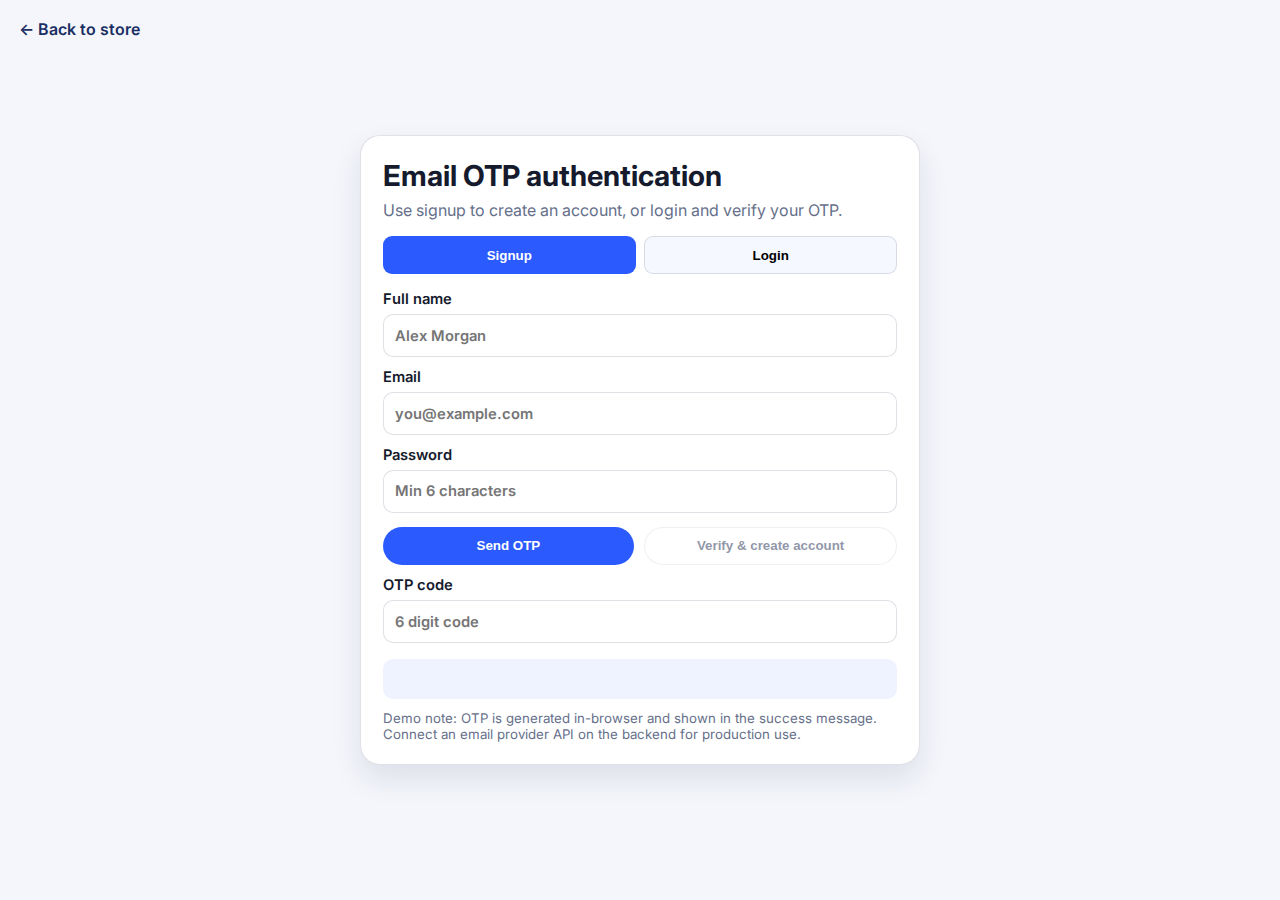
<file: auth.html>
<!DOCTYPE html>
<html lang="en">
  <head>
    <meta charset="UTF-8" />
    <meta name="viewport" content="width=device-width, initial-scale=1.0" />
    <title>ElexaCart | Login & Signup</title>
    <link rel="preconnect" href="https://fonts.googleapis.com" />
    <link rel="preconnect" href="https://fonts.gstatic.com" crossorigin />
    <link
      href="https://fonts.googleapis.com/css2?family=Inter:wght@400;500;600;700;800&display=swap"
      rel="stylesheet"
    />
    <link rel="stylesheet" href="styles.css" />
    <link rel="stylesheet" href="auth.css" />
  </head>
  <body>
    <main class="auth-shell">
      <a class="back-link" href="index.html">← Back to store</a>

      <section class="auth-card" aria-label="Authentication forms">
        <header class="auth-header">
          <h1>Email OTP authentication</h1>
          <p>Use signup to create an account, or login and verify your OTP.</p>
        </header>

        <div class="auth-tabs" role="tablist" aria-label="Auth mode selector">
          <button class="tab active" id="signup-tab" data-target="signup" role="tab" aria-selected="true">Signup</button>
          <button class="tab" id="login-tab" data-target="login" role="tab" aria-selected="false">Login</button>
        </div>

        <form id="signup-form" class="auth-form active" autocomplete="off">
          <label>
            Full name
            <input type="text" id="signup-name" required placeholder="Alex Morgan" />
          </label>
          <label>
            Email
            <input type="email" id="signup-email" required placeholder="you@example.com" />
          </label>
          <label>
            Password
            <input type="password" id="signup-password" required minlength="6" placeholder="Min 6 characters" />
          </label>
          <div class="inline-actions">
            <button type="button" class="btn primary" id="signup-send-otp">Send OTP</button>
            <button type="submit" class="btn ghost" id="signup-verify" disabled>Verify & create account</button>
          </div>
          <label>
            OTP code
            <input type="text" id="signup-otp" maxlength="6" inputmode="numeric" placeholder="6 digit code" />
          </label>
        </form>

        <form id="login-form" class="auth-form" autocomplete="off">
          <label>
            Email
            <input type="email" id="login-email" required placeholder="you@example.com" />
          </label>
          <label>
            Password
            <input type="password" id="login-password" required placeholder="Your password" />
          </label>
          <div class="inline-actions">
            <button type="button" class="btn primary" id="login-send-otp">Send OTP</button>
            <button type="submit" class="btn ghost" id="login-verify" disabled>Verify & login</button>
          </div>
          <label>
            OTP code
            <input type="text" id="login-otp" maxlength="6" inputmode="numeric" placeholder="6 digit code" />
          </label>
        </form>

        <p id="auth-message" class="auth-message" role="status" aria-live="polite"></p>
        <p class="auth-note">
          Demo note: OTP is generated in-browser and shown in the success message. Connect an email
          provider API on the backend for production use.
        </p>
      </section>
    </main>

    <script src="auth.js"></script>
  </body>
</html>
</file>
<file: styles.css>
:root {
  --bg: #f4f6fb;
  --surface: #ffffff;
  --text: #151a2d;
  --muted: #66708a;
  --line: rgba(29, 43, 80, 0.14);
  --primary: #2b5bff;
  --radius: 16px;
}

* {
  box-sizing: border-box;
}

body {
  margin: 0;
  font-family: "Inter", system-ui, sans-serif;
  color: var(--text);
  background: var(--bg);
}

.container {
  width: min(1160px, 94vw);
  margin: 0 auto;
}

.site-header {
  position: sticky;
  top: 0;
  z-index: 30;
  background: rgba(244, 246, 251, 0.94);
  backdrop-filter: blur(8px);
  border-bottom: 1px solid var(--line);
}

.nav-row {
  min-height: 78px;
  display: grid;
  grid-template-columns: 190px 1fr auto;
  gap: 1rem;
  align-items: center;
}

.brand {
  color: var(--text);
  text-decoration: none;
  font-size: 1.35rem;
  font-weight: 800;
}

.search-wrap {
  display: flex;
  border: 1px solid var(--line);
  background: #fff;
  border-radius: 12px;
  overflow: hidden;
}

.search-wrap input {
  width: 100%;
  border: 0;
  padding: 0.72rem 0.84rem;
}

.search-wrap button,
.nav-actions button,
.auth-link,
.meta button,
.btn {
  border: 0;
  cursor: pointer;
  font-weight: 600;
}

.search-wrap button {
  background: #e7edff;
  color: #1a2e63;
  padding: 0.72rem 1rem;
}

.nav-actions {
  display: flex;
  gap: 0.6rem;
}

.nav-actions button,
.auth-link {
  background: #fff;
  border: 1px solid var(--line);
  border-radius: 9px;
  padding: 0.55rem 0.72rem;
}

.auth-link {
  text-decoration: none;
  color: inherit;
  display: inline-block;
}

.category-nav {
  display: flex;
  gap: 1rem;
  overflow-x: auto;
  padding: 0 0 0.9rem;
}

.category-nav a {
  text-decoration: none;
  color: #2e3a5d;
  font-weight: 500;
  white-space: nowrap;
}

.hero {
  margin-top: 1.2rem;
  display: grid;
  grid-template-columns: 1.3fr 0.7fr;
  gap: 1rem;
  position: relative;
  perspective: 1200px;
}

.hero-main,
.hero-side {
  background: #fff;
  border-radius: var(--radius);
  border: 1px solid var(--line);
  box-shadow: 0 14px 30px rgba(18, 33, 77, 0.1);
  position: relative;
  z-index: 2;
  transform-style: preserve-3d;
}

.hero-main {
  padding: 1.8rem;
}

.hero-bg {
  position: absolute;
  inset: -12px;
  border-radius: 24px;
  background: radial-gradient(circle at 18% 30%, #dce7ff, #c4d6ff 36%, #f4f6fb 74%);
  transform: translateZ(-30px);
  transition: transform 220ms ease;
}

.badge {
  display: inline-block;
  margin: 0;
  font-size: 0.82rem;
  font-weight: 700;
  color: #173d9d;
  background: #dce7ff;
  border-radius: 999px;
  padding: 0.28rem 0.64rem;
}

.hero-main h1 {
  margin: 0.7rem 0;
  font-size: clamp(1.9rem, 3.8vw, 3rem);
  line-height: 1.15;
}

.hero-main p {
  color: #4a577a;
  max-width: 56ch;
}

.hero-side {
  padding: 1.4rem;
  background: linear-gradient(150deg, #2f5fff, #163aa0);
  color: #fff;
}

.hero-side p {
  margin-top: 0;
}

.hero-actions {
  display: flex;
  gap: 0.7rem;
  margin-top: 1.2rem;
}

.btn {
  text-decoration: none;
  border-radius: 999px;
  padding: 0.65rem 1rem;
}

.btn.primary {
  color: #fff;
  background: var(--primary);
}

.btn.ghost {
  color: #263154;
  background: #fff;
  border: 1px solid var(--line);
}

.section-head {
  margin-top: 2.2rem;
}

.section-head p {
  color: var(--muted);
}

.product-grid {
  margin-top: 1rem;
  display: grid;
  grid-template-columns: repeat(3, minmax(220px, 1fr));
  gap: 1rem;
  perspective: 1000px;
}

.product-card {
  border-radius: var(--radius);
  overflow: hidden;
  background: var(--surface);
  border: 1px solid var(--line);
  transform-style: preserve-3d;
  transition: transform 220ms ease, box-shadow 220ms ease;
}

.product-card:hover {
  box-shadow: 0 18px 36px rgba(18, 30, 65, 0.14);
}

.product-card img {
  width: 100%;
  height: 180px;
  object-fit: cover;
  display: block;
}

.product-info {
  padding: 0.95rem;
}

.product-info h3 {
  margin: 0;
  font-size: 1.02rem;
}

.product-info p {
  margin: 0.45rem 0 0.85rem;
  color: var(--muted);
  font-size: 0.92rem;
}

.meta {
  display: flex;
  justify-content: space-between;
  align-items: center;
}

.meta span {
  font-weight: 800;
}

.meta button {
  background: #15213e;
  color: #fff;
  border-radius: 8px;
  padding: 0.45rem 0.75rem;
}

.site-footer {
  margin-top: 2.2rem;
  border-top: 1px solid var(--line);
  background: #eef2fb;
}

.footer-wrap {
  min-height: 70px;
  display: flex;
  justify-content: space-between;
  align-items: center;
}

.footer-wrap a {
  color: #234dbf;
  text-decoration: none;
}

@media (max-width: 960px) {
  .nav-row {
    grid-template-columns: 1fr;
    padding: 0.75rem 0;
  }

  .hero {
    grid-template-columns: 1fr;
  }

  .product-grid {
    grid-template-columns: repeat(2, minmax(220px, 1fr));
  }
}

@media (max-width: 640px) {
  .nav-actions {
    flex-wrap: wrap;
  }

  .product-grid {
    grid-template-columns: 1fr;
  }

  .hero-actions {
    flex-wrap: wrap;
  }
}
</file>
<file: auth.css>
.auth-shell {
  min-height: 100vh;
  display: grid;
  place-items: center;
  padding: 2rem 1rem;
}

.back-link {
  position: absolute;
  top: 1.2rem;
  left: 1.2rem;
  text-decoration: none;
  color: #1a2e63;
  font-weight: 600;
}

.auth-card {
  width: min(560px, 96vw);
  background: #fff;
  border: 1px solid var(--line);
  border-radius: 20px;
  padding: 1.35rem;
  box-shadow: 0 14px 30px rgba(18, 33, 77, 0.1);
}

.auth-header h1 {
  margin: 0;
  font-size: clamp(1.2rem, 3.5vw, 1.8rem);
}

.auth-header p {
  margin: 0.45rem 0 0;
  color: var(--muted);
}

.auth-tabs {
  margin-top: 1rem;
  display: grid;
  grid-template-columns: 1fr 1fr;
  gap: 0.5rem;
}

.auth-tabs .tab {
  border: 1px solid var(--line);
  background: #f6f8ff;
  border-radius: 9px;
  padding: 0.65rem 0.75rem;
  font-weight: 700;
  cursor: pointer;
}

.auth-tabs .tab.active {
  background: var(--primary);
  color: #fff;
  border-color: transparent;
}

.auth-form {
  display: none;
  margin-top: 1rem;
  gap: 0.7rem;
}

.auth-form.active {
  display: grid;
}

.auth-form label {
  display: grid;
  gap: 0.4rem;
  font-size: 0.92rem;
  font-weight: 600;
}

.auth-form input {
  border: 1px solid var(--line);
  border-radius: 10px;
  padding: 0.7rem 0.72rem;
  font: inherit;
}

.inline-actions {
  display: flex;
  gap: 0.6rem;
  margin-top: 0.2rem;
}

.inline-actions .btn {
  flex: 1;
}

.inline-actions .btn:disabled {
  opacity: 0.5;
  cursor: not-allowed;
}

.auth-message {
  margin: 1rem 0 0;
  border-radius: 10px;
  padding: 0.75rem;
  background: #eef3ff;
  color: #142b66;
  min-height: 2.5rem;
}

.auth-message.error {
  background: #ffecec;
  color: #8d1e1e;
}

.auth-note {
  margin: 0.7rem 0 0;
  font-size: 0.83rem;
  color: var(--muted);
}
</file>
